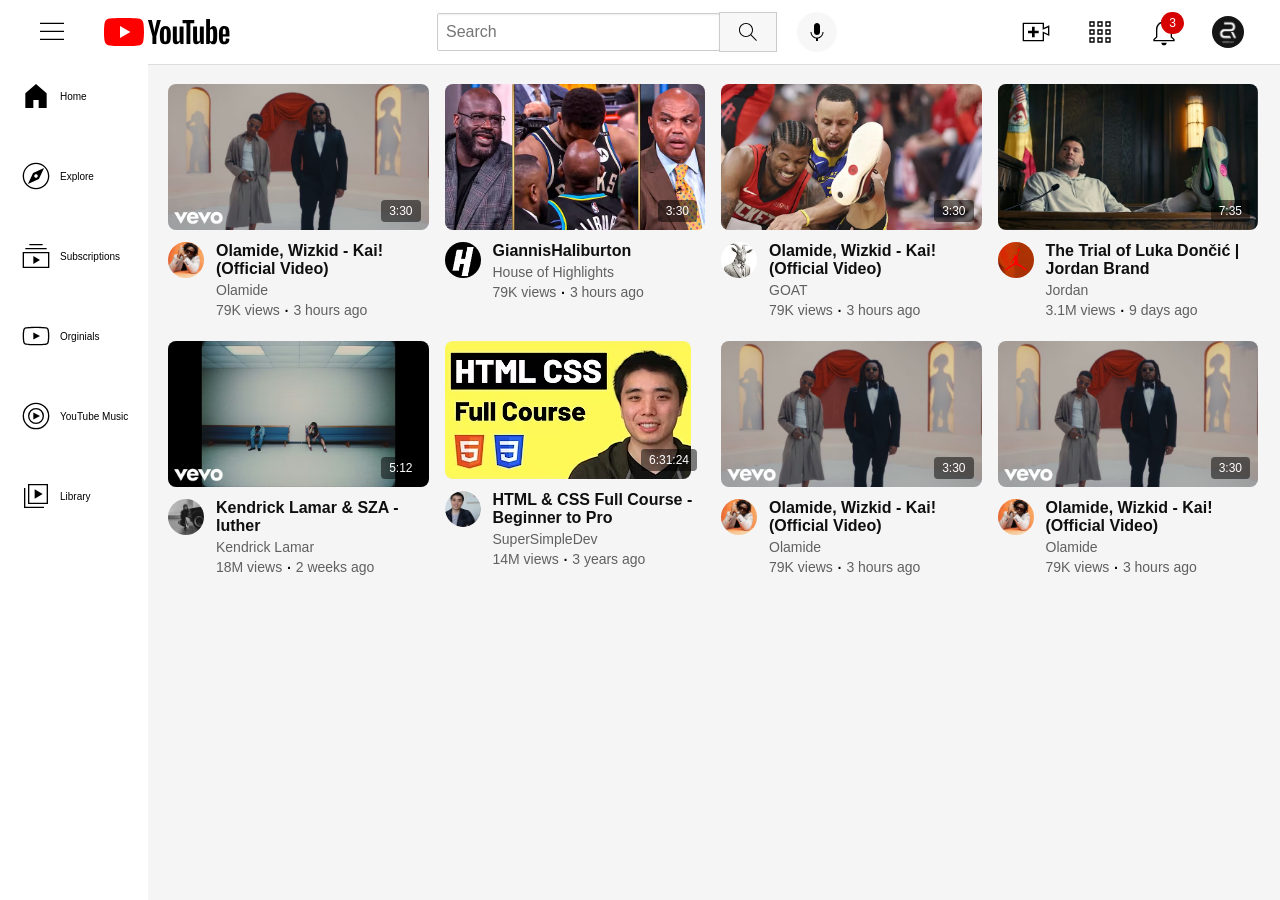
<file: index.html>
<!DOCTYPE html>
<html lang="en">
<head>
  <meta charset="UTF-8">
  <meta name="viewport" content="width=device-width, initial-scale=1.0">

  <title>YouTube Clone</title>

  <link rel="stylesheet" href="Styles/general.css">
  <link rel="stylesheet" href="Styles/header.css">
  <link rel="stylesheet" href="Styles/sidebar.css">
  <link rel="stylesheet" href="Styles/video.css">
</head>
<body>

  <!-- Top bar -->
  <header class="top-bar">
    <div class="left-section">
      <div class="nav-tab">
        <img src="Icons/hamburger-menu.svg"
        alt="hamburger menu for sidebar"
        class="nav-menu">
      </div>
      <div class="brand-logo">
        <img src="Icons/youtube-logo.svg"
        alt="Youtube Logo" 
        class="YT-logo">
      </div>
    </div>
    <div class="middle-section">
      <input type="text"
      placeholder="Search"
      class="search-bar">
      <button class="search-button">
        <img src="Icons/search.svg" 
        alt="Search button icon" 
        class="button-icon">
        <div class="tooltip">
          Search
        </div>
      </button>
      <button class="voice-search-button">
        <img src="Icons/voice-search-icon.svg" 
        alt="Search button icon" 
        class="button-icon">
        <div class="tooltip">
          Voice Search
        </div>
      </button>
    </div>
    <div class="right-section">
      <div class="nav-tab">
        <img src="Icons/upload.svg" 
        alt="" 
        class="right-icons">
        <div class="tooltip">
          Upload
        </div>
      </div>
      <div class="nav-tab">
        <img src="Icons/youtube-apps.svg" 
        alt="" 
        class="right-icons">
        <div class="tooltip">
          YouTube Apps
        </div>
      </div>
      <div class="nav-tab">
        <div class="notification-container">
          <img src="Icons/notifications.svg" 
          alt="" 
          class="right-icons">
          <div class="notification-count">
            3
          </div>
          <div class="tooltip">
            Notifications
          </div>
        </div>
      </div>
      <div class="nav-tab">
        <img src="Images/realsam.pro-avi.png" 
        alt="User profile image" 
        class="user-avi">
      </div>
    </div>
  </header>

  <!-- Sidebar -->

  <nav class="sidebar">
    <div class="sidebar-tab">
      <img src="Icons/home.svg" 
      alt="" 
      class="sidebar-icon">
      <p class="sidebar-title">
        Home
      </p>
    </div>
    <div class="sidebar-tab">
      <img src="Icons/explore.svg" 
      alt="" 
      class="sidebar-icon">
      <p class="sidebar-title">
        Explore
      </p>
    </div>
    <div class="sidebar-tab">
      <img src="Icons/subscriptions.svg" 
      alt="" 
      class="sidebar-icon">
      <p class="sidebar-title">
        Subscriptions
      </p>
    </div>
    <div class="sidebar-tab">
      <img src="Icons/originals.svg" 
      alt="" 
      class="sidebar-icon">
      <p class="sidebar-title">
        Orginials
      </p>
    </div>
    <div class="sidebar-tab">
      <img src="Icons/youtube-music.svg" 
      alt="" 
      class="sidebar-icon">
      <p class="sidebar-title">
        YouTube Music
      </p>
    </div>
    <div class="sidebar-tab">
      <img src="Icons/library.svg" 
      alt="" 
      class="sidebar-icon">
      <p class="sidebar-title">
        Library
      </p>
    </div>
  </nav>

  <!-- Video grid -->
  <main>

    <section class="video-grids">
      <div class="video-card">
        <div class="video-thumbnail-container">
          <a href="video.html" 
          class="video-link">
          <img src="Images/Olamide-Wizkid-Kai.avif" 
          alt="video thumbnail" 
          class="video-thumbnail">
          <div class="video-duration">
            3:30
          </div>
          </a>  
        </div>
        <div class="video-details">
          <a href="#" 
            class="channel-link">
            <div class="video-channel">
              <img src="Images/olamide.jpg"
               alt="channel profile picture" 
               class="channel-avi">
              <div class="channel-tooltip">
                <div class="video-channel-2">
                  <img src="Images/olamide.jpg"
                    alt="channel profile picture" 
                    class="channel-avi-2">
                </div>
                <div class="channel-info">
                  <div class="channel-name-2">
                    Olamide
                  </div>
                  <div class="subscribers-count">
                    15M subscribers
                  </div>
                </div>
              </div>
            </div>
          </a>
          <div class="video-info">
            <a href="video.html" 
              class="video-link">
              <div class="video-title">
                Olamide, Wizkid - Kai! (Official Video)
              </div>
            </a>
            <a href="#" 
              class="channel-link">
              <div class="channel-name">
                Olamide
                <div class="tooltip">
                  Olamide
                </div>
              </div>
            </a>
            <div class="video-analytics">
              <div class="video-views">
                79K views
              </div>
              &#183;
              <div class="video-upload-time">
                3 hours ago
              </div>
            </div>
          </div>
        </div>
      </div>
  
      <div class="video-card">
        <div class="video-thumbnail-container">
          <a href="video.html" 
          class="video-link">
          <img src="Images/GiannisHaliburton.avif" 
          alt="video thumbnail" 
          class="video-thumbnail">
          <div class="video-duration">
            3:30
          </div>
          </a>  
        </div>
        <div class="video-details">
          <a href="#" 
            class="channel-link">
            <div class="video-channel">
              <img src="Images/HoH.jpg"
               alt="channel profile picture" 
               class="channel-avi">
              <div class="channel-tooltip">
                <div class="video-channel-2">
                  <img src="Images/HoH.jpg"
                    alt="channel profile picture" 
                    class="channel-avi-2">
                </div>
                <div class="channel-info">
                  <div class="channel-name-2">
                    House of Highlights
                  </div>
                  <div class="subscribers-count">
                    15M subscribers
                  </div>
                </div>
              </div>
            </div>
          </a>
          <div class="video-info">
            <a href="video.html" 
              class="video-link">
              <div class="video-title">
                GiannisHaliburton
              </div>
            </a>
            <a href="#" 
              class="channel-link">
              <div class="channel-name">
                House of Highlights
                <div class="tooltip">
                  House of Highlights
                </div>
              </div>
            </a>
            <div class="video-analytics">
              <div class="video-views">
                79K views
              </div>
              &#183;
              <div class="video-upload-time">
                3 hours ago
              </div>
            </div>
          </div>
        </div>
      </div>
  
      <div class="video-card">
        <div class="video-thumbnail-container">
          <a href="video.html" 
          class="video-link">
          <img src="Images/HOUGSWg5.avif" 
          alt="video thumbnail" 
          class="video-thumbnail">
          <div class="video-duration">
            3:30
          </div>
          </a>  
        </div>
        <div class="video-details">
          <a href="#" 
            class="channel-link">
            <div class="video-channel">
              <img src="Images/goat.jpg"
               alt="channel profile picture" 
               class="channel-avi">
              <div class="channel-tooltip">
                <div class="video-channel-2">
                  <img src="Images/goat.jpg"
                    alt="channel profile picture" 
                    class="channel-avi-2">
                </div>
                <div class="channel-info">
                  <div class="channel-name-2">
                    Olamide
                  </div>
                  <div class="subscribers-count">
                    15M subscribers
                  </div>
                </div>
              </div>
            </div>
          </a>
          <div class="video-info">
            <a href="video.html" 
              class="video-link">
              <div class="video-title">
                Olamide, Wizkid - Kai! (Official Video)
              </div>
            </a>
            <a href="#" 
              class="channel-link">
              <div class="channel-name">
                GOAT
                <div class="tooltip">
                  GOAT
                </div>
              </div>
            </a>
            <div class="video-analytics">
              <div class="video-views">
                79K views
              </div>
              &#183;
              <div class="video-upload-time">
                3 hours ago
              </div>
            </div>
          </div>
        </div>
      </div>
  
      <div class="video-card">
        <div class="video-thumbnail-container">
          <a href="video.html" 
          class="video-link">
          <img src="Images/doncic.avif" 
          alt="video thumbnail" 
          class="video-thumbnail">
          <div class="video-duration">
            7:35
          </div>
          </a>  
        </div>
        <div class="video-details">
          <a href="#" 
            class="channel-link">
            <div class="video-channel">
              <img src="Images/jordan.jpg"
               alt="channel profile picture" 
               class="channel-avi">
              <div class="channel-tooltip">
                <div class="video-channel-2">
                  <img src="Images/jordan.jpg"
                    alt="channel profile picture" 
                    class="channel-avi-2">
                </div>
                <div class="channel-info">
                  <div class="channel-name-2">
                    Jordan
                  </div>
                  <div class="subscribers-count">
                    15M subscribers
                  </div>
                </div>
              </div>
            </div>
          </a>
          <div class="video-info">
            <a href="video.html" 
              class="video-link">
              <div class="video-title">
                The Trial of Luka Dončić | Jordan Brand
              </div>
            </a>
            <a href="#" 
              class="channel-link">
              <div class="channel-name">
                Jordan
                <div class="tooltip">
                  Jordan
                </div>
              </div>
            </a>
            <div class="video-analytics">
              <div class="video-views">
                3.1M views
              </div>
              &#183;
              <div class="video-upload-time">
                9 days ago
              </div>
            </div>
          </div>
        </div>
      </div>
  
      <div class="video-card">
        <div class="video-thumbnail-container">
          <a href="video.html" 
          class="video-link">
          <img src="Images/kandsza.avif" 
          alt="video thumbnail" 
          class="video-thumbnail">
          <div class="video-duration">
            5:12
          </div>
          </a>  
        </div>
        <div class="video-details">
          <a href="#" 
            class="channel-link">
            <div class="video-channel">
              <img src="Images/k-dot.jpg"
               alt="channel profile picture" 
               class="channel-avi">
              <div class="channel-tooltip">
                <div class="video-channel-2">
                  <img src="Images/k-dot.jpg"
                    alt="channel profile picture" 
                    class="channel-avi-2">
                </div>
                <div class="channel-info">
                  <div class="channel-name-2">
                    Kendrick Lamar
                  </div>
                  <div class="subscribers-count">
                    19.1M subscribers
                  </div>
                </div>
              </div>
            </div>
          </a>
          <div class="video-info">
            <a href="video.html" 
              class="video-link">
              <div class="video-title">
                Kendrick Lamar & SZA - luther
              </div>
            </a>
            <a href="#" 
              class="channel-link">
              <div class="channel-name">
                Kendrick Lamar
                <div class="tooltip">
                  Kendrick Lamar
                </div>
              </div>
            </a>
            <div class="video-analytics">
              <div class="video-views">
                18M views
              </div>
              &#183;
              <div class="video-upload-time">
                2 weeks ago
              </div>
            </div>
          </div>
        </div>
      </div>
  
      <div class="video-card">
        <div class="video-thumbnail-container">
          <a href="video.html" 
          class="video-link">
          <img src="Images/HMTLCSS.avif" 
          alt="video thumbnail" 
          class="video-thumbnail">
          <div class="video-duration">
            6:31:24
          </div>
          </a>  
        </div>
        <div class="video-details">
          <a href="#" 
            class="channel-link">
            <div class="video-channel">
              <img src="Images/SSD.jpg"
               alt="channel profile picture" 
               class="channel-avi">
              <div class="channel-tooltip">
                <div class="video-channel-2">
                  <img src="Images/SSD.jpg"
                    alt="channel profile picture" 
                    class="channel-avi-2">
                </div>
                <div class="channel-info">
                  <div class="channel-name-2">
                    SuperSimpleDev
                  </div>
                  <div class="subscribers-count">
                    638K subscribers
                  </div>
                </div>
              </div>
            </div>
          </a>
          <div class="video-info">
            <a href="video.html" 
              class="video-link">
              <div class="video-title">
                HTML & CSS Full Course - Beginner to Pro
              </div>
            </a>
            <a href="#" 
              class="channel-link">
              <div class="channel-name">
                SuperSimpleDev
                <div class="tooltip">
                  SuperSimpleDev
                </div>
              </div>
            </a>
            <div class="video-analytics">
              <div class="video-views">
                14M views
              </div>
              &#183;
              <div class="video-upload-time">
                3 years ago
              </div>
            </div>
          </div>
        </div>
      </div>
  
      <div class="video-card">
        <div class="video-thumbnail-container">
          <a href="video.html" 
          class="video-link">
          <img src="Images/Olamide-Wizkid-Kai.avif" 
          alt="video thumbnail" 
          class="video-thumbnail">
          <div class="video-duration">
            3:30
          </div>
          </a>  
        </div>
        <div class="video-details">
          <a href="#" 
            class="channel-link">
            <div class="video-channel">
              <img src="Images/olamide.jpg"
               alt="channel profile picture" 
               class="channel-avi">
              <div class="channel-tooltip">
                <div class="video-channel-2">
                  <img src="Images/olamide.jpg"
                    alt="channel profile picture" 
                    class="channel-avi-2">
                </div>
                <div class="channel-info">
                  <div class="channel-name-2">
                    Olamide
                  </div>
                  <div class="subscribers-count">
                    15M subscribers
                  </div>
                </div>
              </div>
            </div>
          </a>
          <div class="video-info">
            <a href="video.html" 
              class="video-link">
              <div class="video-title">
                Olamide, Wizkid - Kai! (Official Video)
              </div>
            </a>
            <a href="#" 
              class="channel-link">
              <div class="channel-name">
                Olamide
                <div class="tooltip">
                  Olamide
                </div>
              </div>
            </a>
            <div class="video-analytics">
              <div class="video-views">
                79K views
              </div>
              &#183;
              <div class="video-upload-time">
                3 hours ago
              </div>
            </div>
          </div>
        </div>
      </div>
  
      <div class="video-card">
        <div class="video-thumbnail-container">
          <a href="video.html" 
          class="video-link">
          <img src="Images/Olamide-Wizkid-Kai.avif" 
          alt="video thumbnail" 
          class="video-thumbnail">
          <div class="video-duration">
            3:30
          </div>
          </a>  
        </div>
        <div class="video-details">
          <a href="#" 
            class="channel-link">
            <div class="video-channel">
              <img src="Images/olamide.jpg"
               alt="channel profile picture" 
               class="channel-avi">
              <div class="channel-tooltip">
                <div class="video-channel-2">
                  <img src="Images/olamide.jpg"
                    alt="channel profile picture" 
                    class="channel-avi-2">
                </div>
                <div class="channel-info">
                  <div class="channel-name-2">
                    Olamide
                  </div>
                  <div class="subscribers-count">
                    15M subscribers
                  </div>
                </div>
              </div>
            </div>
          </a>
          <div class="video-info">
            <a href="video.html" 
              class="video-link">
              <div class="video-title">
                Olamide, Wizkid - Kai! (Official Video)
              </div>
            </a>
            <a href="#" 
              class="channel-link">
              <div class="channel-name">
                Olamide
                <div class="tooltip">
                  Olamide
                </div>
              </div>
            </a>
            <div class="video-analytics">
              <div class="video-views">
                79K views
              </div>
              &#183;
              <div class="video-upload-time">
                3 hours ago
              </div>
            </div>
          </div>
        </div>
      </div>
  
    </section>

  </main>

</body>
</html>
</file>
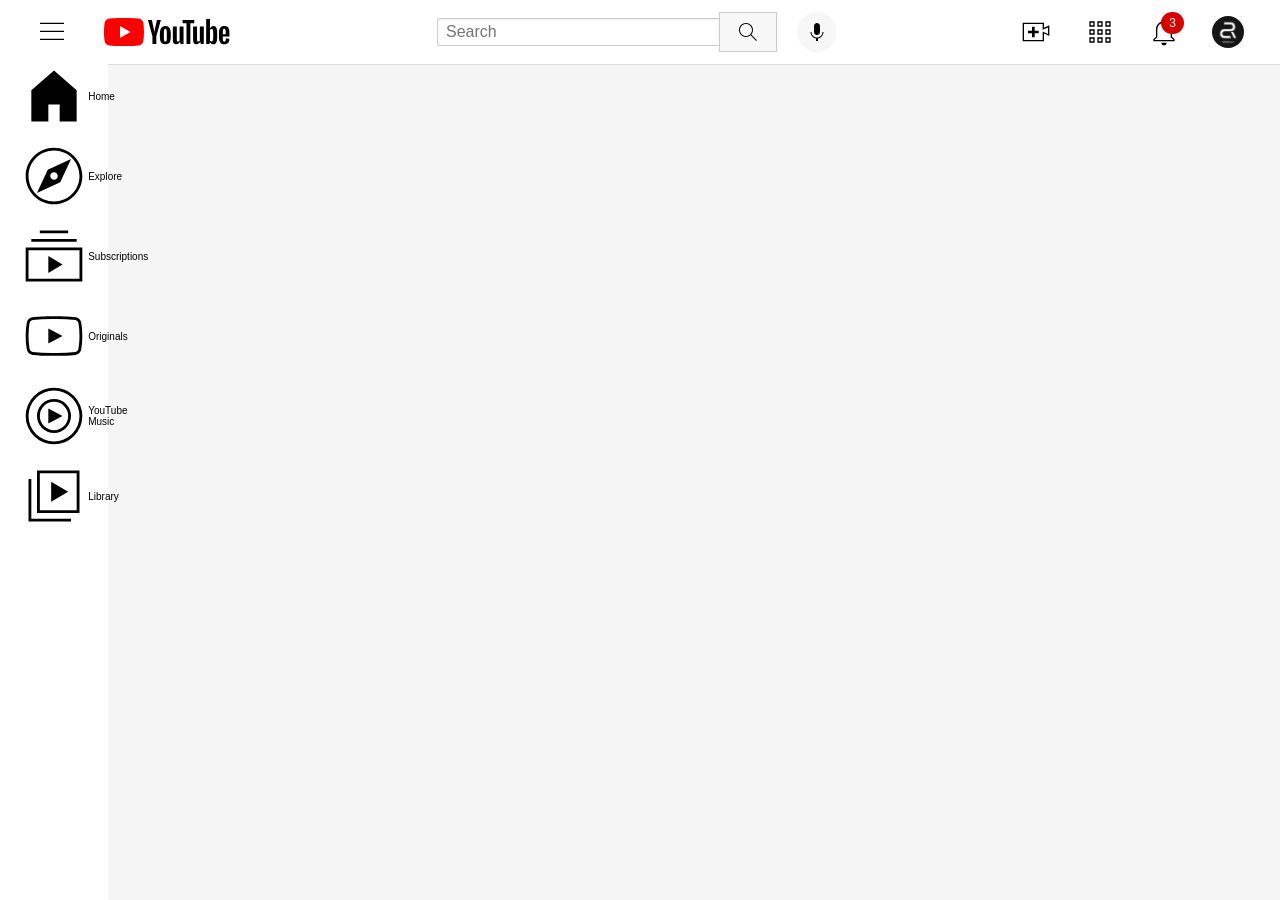
<file: video.html>
<!DOCTYPE html>
<html lang="en">
<head>
  <meta charset="UTF-8">
  <meta name="viewport" content="width=device-width, initial-scale=1.0">
  <title>
    Olamide, Wizkid - Kai! (Official Video)
  </title>

  <link rel="stylesheet" href="Styles/general.css">
  <link rel="stylesheet" href="Styles/header.css">
  <link rel="stylesheet" href="Styles/sidebar.css">
  <link rel="stylesheet" href="Styles/video.css">
</head>
<body>

   <!-- Top bar -->
   <header class="top-bar">
    <div class="left-section">
      <div class="nav-tab">
        <img src="Icons/hamburger-menu.svg"
        alt="hamburger menu for sidebar"
        class="nav-menu">
      </div>
      <div class="brand-logo">
        <img src="Icons/youtube-logo.svg"
        alt="Youtube Logo" 
        class="YT-logo">
      </div>
    </div>
    <div class="middle-section">
      <input type="search"
      placeholder="Search"
      class="search-bar">
      <button class="search-button">
        <img src="Icons/search.svg" 
        alt="Search button icon" 
        class="button-icon">
        <div class="tooltip">
          Search
        </div>
      </button>
      <button class="voice-search-button">
        <img src="Icons/voice-search-icon.svg" 
        alt="Search button icon" 
        class="button-icon">
        <div class="tooltip">
          Voice Search
        </div>
      </button>
    </div>
    <div class="right-section">
      <div class="nav-tab">
        <img src="Icons/upload.svg" 
        alt="" 
        class="right-icons">
        <div class="tooltip">
          Upload
        </div>
      </div>
      <div class="nav-tab">
        <img src="Icons/youtube-apps.svg" 
        alt="" 
        class="right-icons">
        <div class="tooltip">
          YouTube Apps
        </div>
      </div>
      <div class="nav-tab">
        <div class="notification-container">
          <img src="Icons/notifications.svg" 
          alt="" 
          class="right-icons">
          <div class="notification-count">
            3
          </div>
          <div class="tooltip">
            Notifications
          </div>
        </div>
      </div>
      <div class="nav-tab">
        <img src="Images/realsam.pro-avi.png" 
        alt="User profile image" 
        class="user-avi">
      </div>
    </div>
  </header>

  <!-- Sidebar -->

  <div class="sidebar">
    <div class="sidebar-tab">
      <img src="Icons/home.svg" 
      alt="" 
      class="sidebar-icons">
      Home
    </div>
    <div class="sidebar-tab">
      <img src="Icons/explore.svg" 
      alt="" 
      class="sidebar-icons">
      Explore
    </div>
    <div class="sidebar-tab">
      <img src="Icons/subscriptions.svg" 
      alt="" 
      class="sidebar-icons">
      Subscriptions
    </div>
    <div class="sidebar-tab">
      <img src="Icons/originals.svg" 
      alt="" 
      class="sidebar-icons">
      Originals
    </div>
    <div class="sidebar-tab">
      <img src="Icons/youtube-music.svg" 
      alt="" 
      class="sidebar-icons">
      YouTube Music
    </div>
    <div class="sidebar-tab">
      <img src="Icons/library.svg" 
      alt="" 
      class="sidebar-icons">
      Library
    </div>
  </div>

  
</body>
</html>
</file>
<file: Styles/general.css>
body {
  background-color: rgb(245, 245, 245);
  padding-top: 76px;
  padding-left: 118px;
  padding-right: 14px;
}

p {
  margin: 0;
}

/* responsiveness */

@media (max-width: 1200px) {
  body {
    padding-left: 118px;
  }
}

@media (min-width: 1201px) {
  body {
    padding-left: 160px;
  }
}
</file>
<file: Styles/header.css>
/** styling the header **/

button {
  cursor: pointer;
  border: none;

  display: flex;
  align-items: center;
  justify-content: center;
}

div, p {
  font-family: Arial, Helvetica, sans-serif;
}

.top-bar {
  height: 64px;

  position: fixed;
  top: 0;
  right: 0;
  left: 0;
  z-index: 100;

  padding: 0px 20px;

  display: flex;
  align-items: center;
  justify-content: space-between;

  background-color: white;
  border-bottom-width: 1px;
  border-bottom-style: solid;
  border-bottom-color: rgb(221, 221, 221);
}

/** Styling the left section **/

.left-section {
  display: flex;
  align-items: center;

  flex-shrink: 0;
}

.nav-tab {
  position: relative;

  display: flex;
  align-items: center;
  justify-content: center;

  padding: 8px 16px;
}

.nav-menu {
  width: 32px;
  height: 32px;
}

.brand-logo {
  display: flex;
  align-items: center;
}

.YT-logo {
  height: 28px;

  margin-left: 20px;
  margin-right: 40px;
}

.middle-section {
  display: flex;
  align-items: center;

  flex: 1;

  max-width: 400px;
}

.search-bar {
  flex: 1;
  
  height: 28px;

  border-width: 1px;
  border-style: solid;
  border-color: rgb(204, 204, 204);
  border-radius: 2px;
  box-shadow: inset 0px 1px 2px 0px rgb(238, 238, 238);

  padding: 4px 8px;

  font-size: 16px;

  width: 0;
}

.search-bar:focus {
  border: 2px solid rgb(116, 116, 255);
  outline: none;
}

.search-button {
  position: relative;
  margin-left: -1px;

  height: 40px;
  padding: 0px 16px;

  background-color: rgb(247, 247, 247);
  color: black;

  border-width: 1px;
  border-style: solid;
  border-color: rgb(204 204, 204);
}

.search-button:hover, .voice-search-button:hover {
  background-color: rgb(238, 238, 238);
}

.button-icon {
  height: 24px;
}

.voice-search-button {
  width: 40px;
  height: 40px;

  position: relative;
  margin-left: 20px;

  border-radius: 20px;

  background-color: rgb(247, 247, 247);
  color: black;
}

.right-section {
  display: flex;
  align-items: center;

  flex-shrink: 0;
}

.right-icons {
  width: 32px;
}

.notification-container {
  position: relative;

  display: flex;
}

.notification-count {
  position: absolute;

  top: -4px;
  right: -4px;

  padding: 4px 8px;
  border-radius: 16px;

  color: white;
  background-color: rgb(214, 2, 2);

  font-size: 12px;
  font-weight: 500;
  
}

.user-avi {
  width: 32px;
  height: 32px;

  border-radius: 16px;
}

header .tooltip {
  position: absolute;
  bottom: -32px;

  padding: 4px 8px;

  border-radius: 4px;

  background-color: rgba(66, 66, 66, 0.9);
  color: white;
  font-size: 12px;

  opacity: 0;
  transition: opacity 0.15s;
  pointer-events: none;

  white-space: nowrap;
}

button:hover .tooltip, .nav-tab:hover .tooltip {
  opacity: 1;
}
</file>
<file: Styles/sidebar.css>
@media (max-width: 1200px) {
  .sidebar {

    position: fixed;
    top: 64px;
    left: 0;
    bottom: 0;
    z-index: 101;
  
    display: flex;
    flex-direction: column;
  
    background-color: white;
  }
  
  .sidebar-tab {
    height: 64px;
    width: 64px;
    padding: 0px 20px;
    margin-bottom: 16px;
  
    display: flex;
    flex-direction: column;
    align-items: center;
    justify-content: center;
  
    font-size: 10px;
    font-weight: 500;
  
    cursor: pointer;
  
    transition: all 0.3s;
  }
  
  .sidebar-tab:hover {
    background-color: rgb(248, 248, 248);
  }
  
  .sidebar-icon {
    width: 32px;
    margin-bottom: 8px;
  }

  .sidebar-title {
    text-align: center;
  }
}

@media (min-width: 1200.01px) {
  .sidebar {

    position: fixed;
    top: 64px;
    left: 0;
    bottom: 0;
    z-index: 101;
  
    display: flex;
    flex-direction: column;
  
    background-color: white;
  }
  
  .sidebar-tab {
    height: 64px;

    padding: 0px 20px;
    margin-bottom: 16px;
  
    display: flex;
    align-items: center;
    justify-content: start;
  
    font-size: 10px;
    font-weight: 500;
  
    cursor: pointer;
  
    transition: all 0.3s;
  }
  
  .sidebar-tab:hover {
    background-color: rgb(248, 248, 248);
  }
  
  .sidebar-icon {
    width: 32px;
    margin-right: 8px;
  }
}
</file>
<file: Styles/video.css>
div, p {
  font-family: Arial, Helvetica, sans-serif;
}

a {
  text-decoration: none;
}

.video-grids {
  display: grid;
  grid-template-columns: 1fr 1fr 1fr 1fr;
  column-gap: 16px;
  row-gap: 20px;
}

.video-link {
  display: flex;
}

.video-thumbnail-container {
  position: relative;

  display: flex;
  align-items: center;
}

.video-thumbnail {
  width: 100%;
  border-radius: 8px;

  object-fit: cover;

  margin-bottom: 12px;
}

.video-thumbnail:hover {
  border-radius: 0px;
}

.video-duration {
  position: absolute;
  bottom: 20px;
  right: 8px;

  background-color: rgba(0, 0, 0, 0.5);
  color: white;

  padding: 4px 8px;
  border-radius: 4px;

  font-size: 12px;
}

.video-details {
  display: flex;

  flex: 1;
}

.video-channel {
  display: flex;

  position: relative;
}

.channel-avi {
  width: 36px;
  height: 36px;

  border-radius: 18px;

  margin-right: 12px;
}

.channel-tooltip {
  position: absolute;
  z-index: 1;
  bottom: -80px;
  left: 0;

  display: flex;
  align-items: center;
  justify-content: center;

  padding: 8px 12px;
  border-radius: 8px;

  background-color: white;
  box-shadow: 4px 4px 8px rgba(0, 0, 0, 0.1);

  opacity: 0;
  transition: opacity 0.5s;
  pointer-events: none;
}

.video-channel:hover .channel-tooltip {
  opacity: 1;
}

.channel-avi-2 {
  width: 48px;
  height: 48px;

  border-radius: 28px;
  margin-right: 12px;
}

.channel-name-2 {
  font-size: 16px;
  font-weight: 600;

  color: #0f0f0f;

  margin-bottom: 4px;

  white-space: nowrap;
}

.subscribers-count {
  font-size: 14px;
  font-weight: 400;

  color: #0f0f0f;
  white-space: nowrap;
}

.video-title {
  font-size: 16px;
  font-weight: 600;
  color: #0f0f0f;

  margin-bottom: 4px;
}

.video-analytics {
  display: flex;
  align-items: center;

  font-size: 20px;
}

.channel-name, .video-views, .video-upload-time {
  font-size: 14px;
  color: #606060
}

.channel-name {
  position: relative;
}

.channel-name:hover {
  color: #0f0f0f;
}

.video-card .tooltip {
  position: absolute;
  top: -32px;

  padding: 4px 8px;

  border-radius: 4px;

  background-color: rgba(66, 66, 66, 0.9);
  color: white;
  font-size: 12px;

  opacity: 0;
  transition: opacity 0.15s;
  pointer-events: none;

  white-space: nowrap;
}

.channel-name:hover .tooltip {
  opacity: 1;
}

.video-views {
  margin-right: 4px;
}

.video-upload-time {
  margin-left: 4px;
}

/* Responsiveness */

@media (max-width: 350px) {
  .video-grids {
    grid-template-columns: 1fr;
  }  
}

@media (min-width: 350.01px) and (max-width: 750px) {
  .video-grids {
    grid-template-columns: 1fr 1fr;
  }  
}

@media (min-width:750.01px) and (max-width: 1200px) {
  .video-grids {
    grid-template-columns: 1fr 1fr 1fr;
  }  
}
</file>
